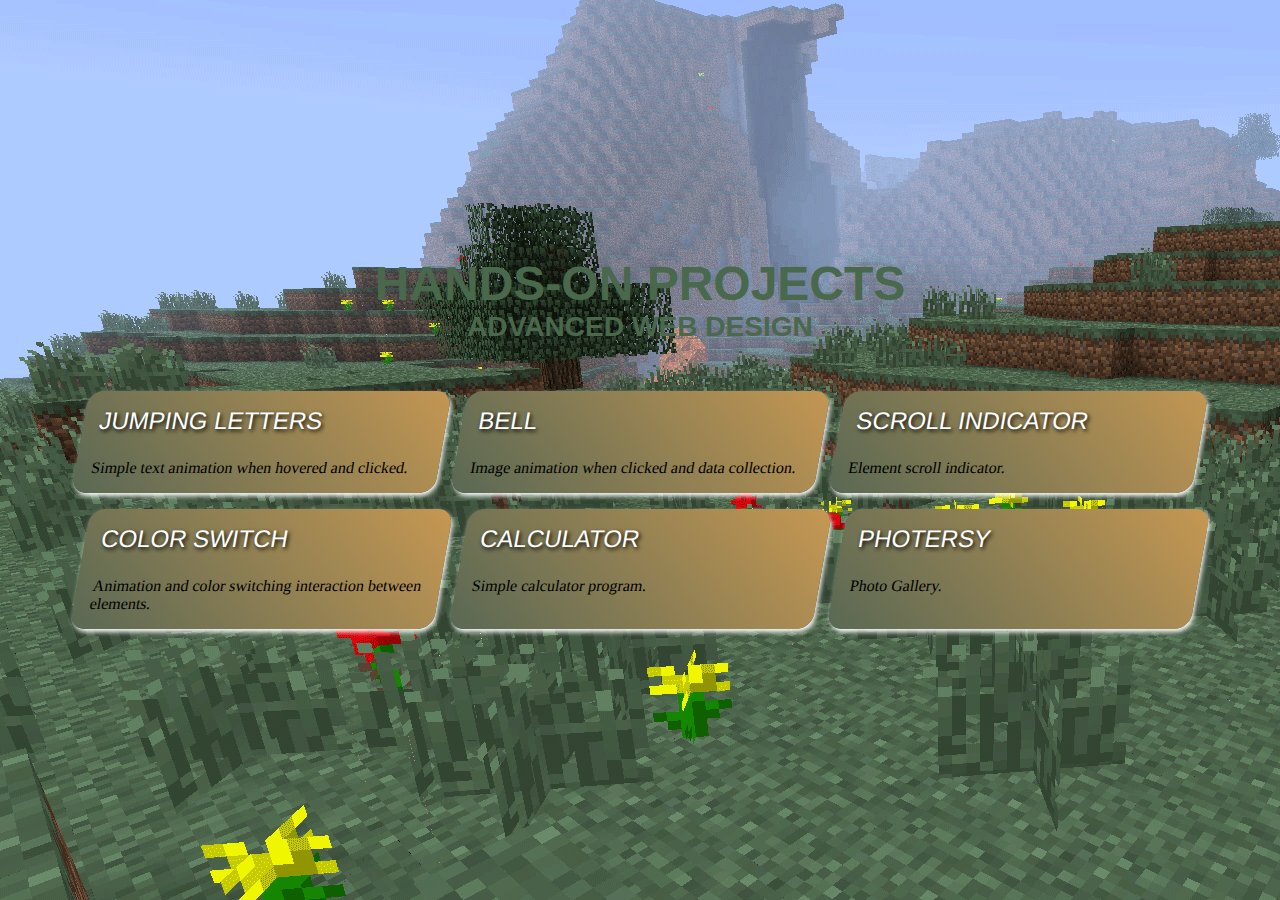
<file: index.html>
<!DOCTYPE html>
<html lang="en">
    <head>
        <meta charset="UTF-8" />
        <meta name="viewport" content="width=device-width, initial-scale=1.0" />
        <title>20 JS Projects</title>
        <link rel="stylesheet" href="./ASSETS/STYLE/styles.css" />
    </head>
    <body>
        
        <div class="container">
            <div class="title">
                <h1>HANDS-ON PROJECTS</h1>
                <h3>ADVANCED WEB DESIGN</h3>
            </div>
            <div class="cardHolder" id="_cardHolder">

            </div>
        </div>
        <script src="./ASSETS/JS/script.js"></script>
    </body>
</html>
</file>
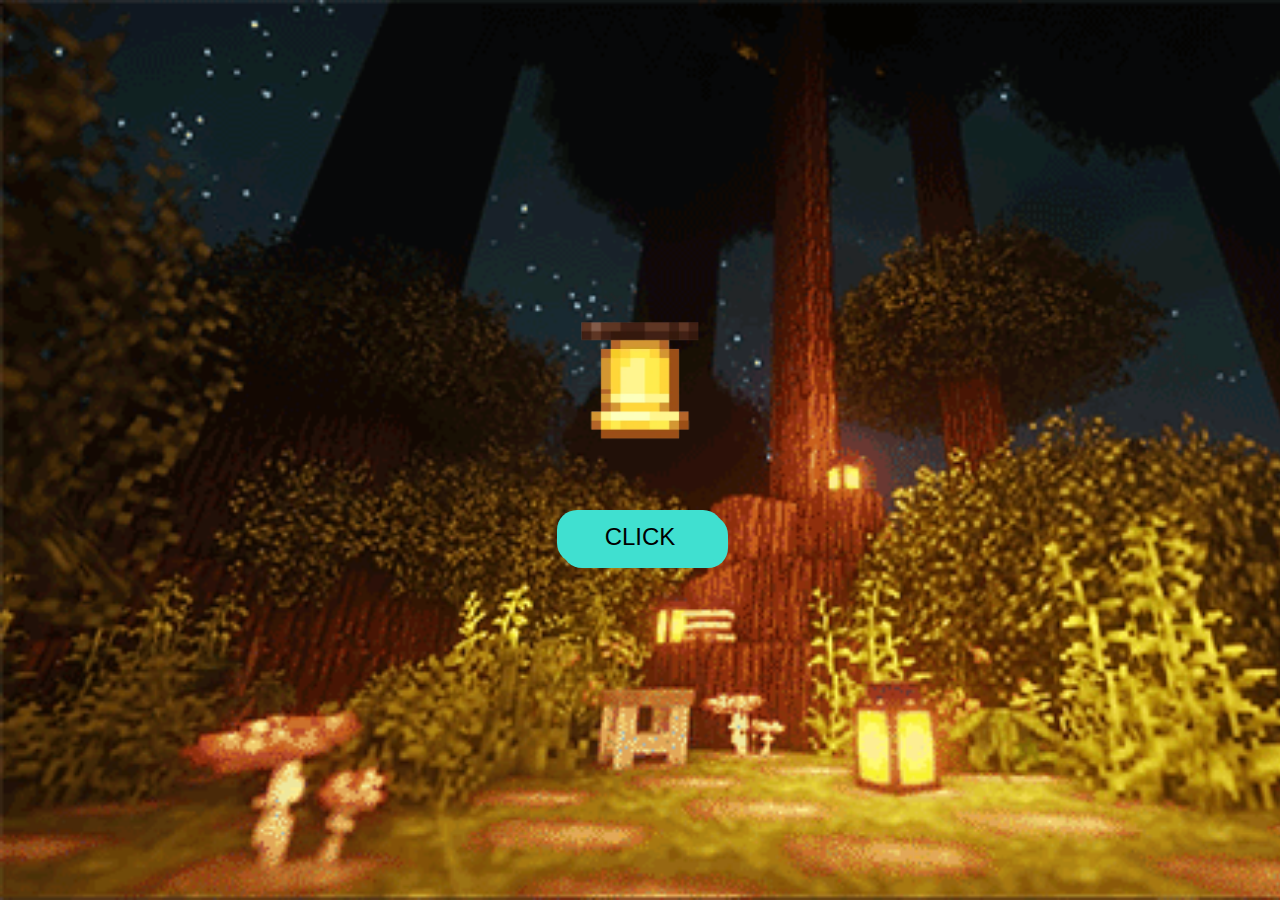
<file: BELL/index.html>
<!DOCTYPE html>
<html lang="en">
<head>
    <meta charset="UTF-8">
    <meta name="viewport" content="width=device-width, initial-scale=1.0">
    <title>Document</title>
    <link rel="stylesheet" href="./ASSETS/STYLES/styles.css">
    <link rel="stylesheet" href="https://cdnjs.cloudflare.com/ajax/libs/font-awesome/6.5.1/css/all.min.css" integrity="sha512-DTOQO9RWCH3ppGqcWaEA1BIZOC6xxalwEsw9c2QQeAIftl+Vegovlnee1c9QX4TctnWMn13TZye+giMm8e2LwA==" crossorigin="anonymous" referrerpolicy="no-referrer" />
</head>
<body>
    <div class="container" id="_container">
        <img id="_bell" src="./ASSETS/IMAGES/BELL.webp" alt="Notification Bell" style="width:120px; height:120px;">
        <div class="notification" id="_notification"></div>
        <button type="button" class="button" id="_button">CLICK</button>
    </div>
    <script src="./ASSETS/JS/script.js"></script>
</body>
</html>
</file>
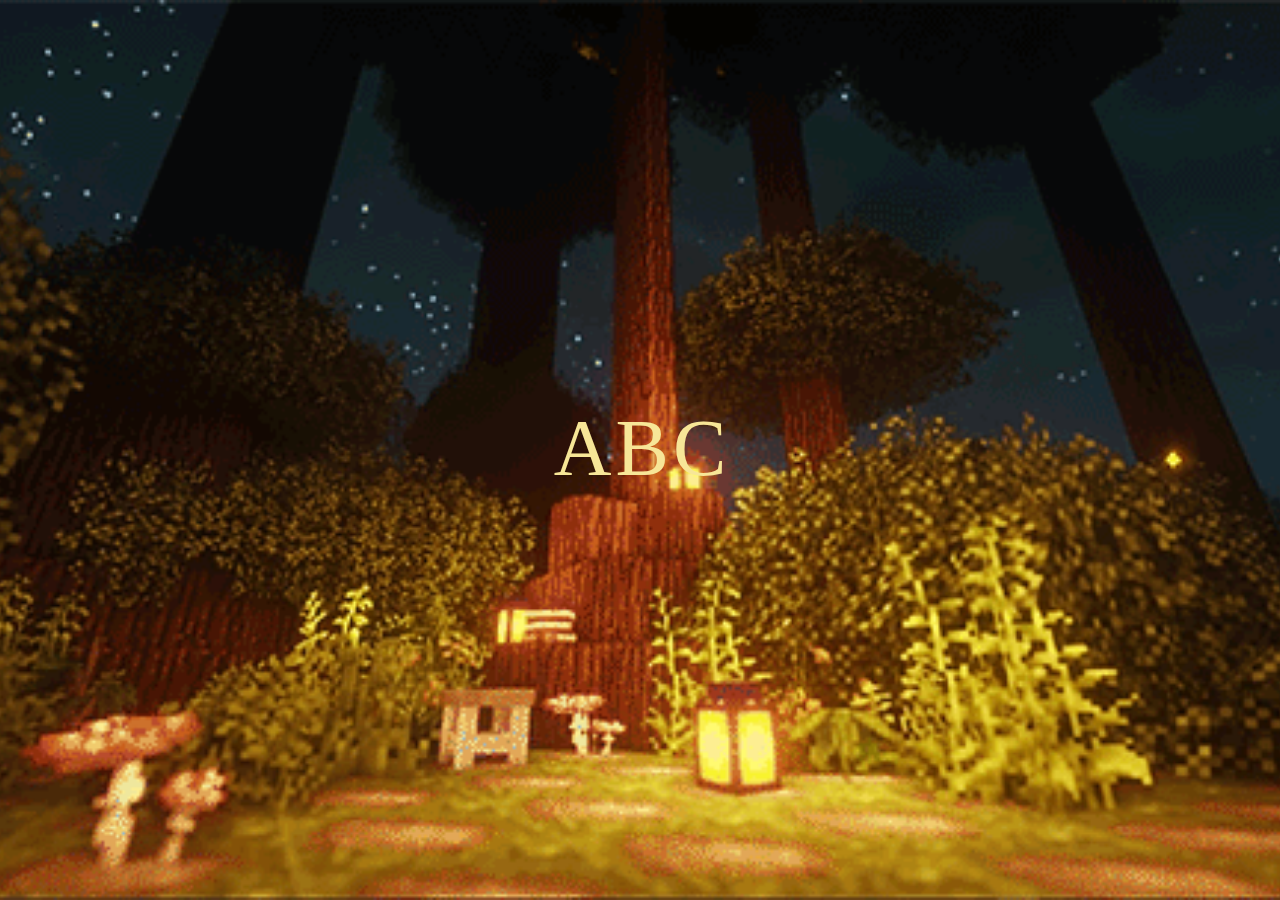
<file: JUMPING LETTERS/index.html>
<!DOCTYPE html>
<html lang="en">
<head>
    <meta charset="UTF-8">
    <meta name="viewport" content="width=device-width, initial-scale=1.0">
    <title>Document</title>
    <link  type="text/css" rel="stylesheet" href="./ASSETS/STYLES/styles.css">
</head>
<body>


    <div class="letters" id="_letters">
        <span class="letter" id="_letter">A</span>
        <span class="letter" id="_letter">B</span>
        <span class="letter" id="_letter">C</span>
    </div>
   

    <script src="./ASSETS/JS/script.js"></script>
</body>
</html>
</file>
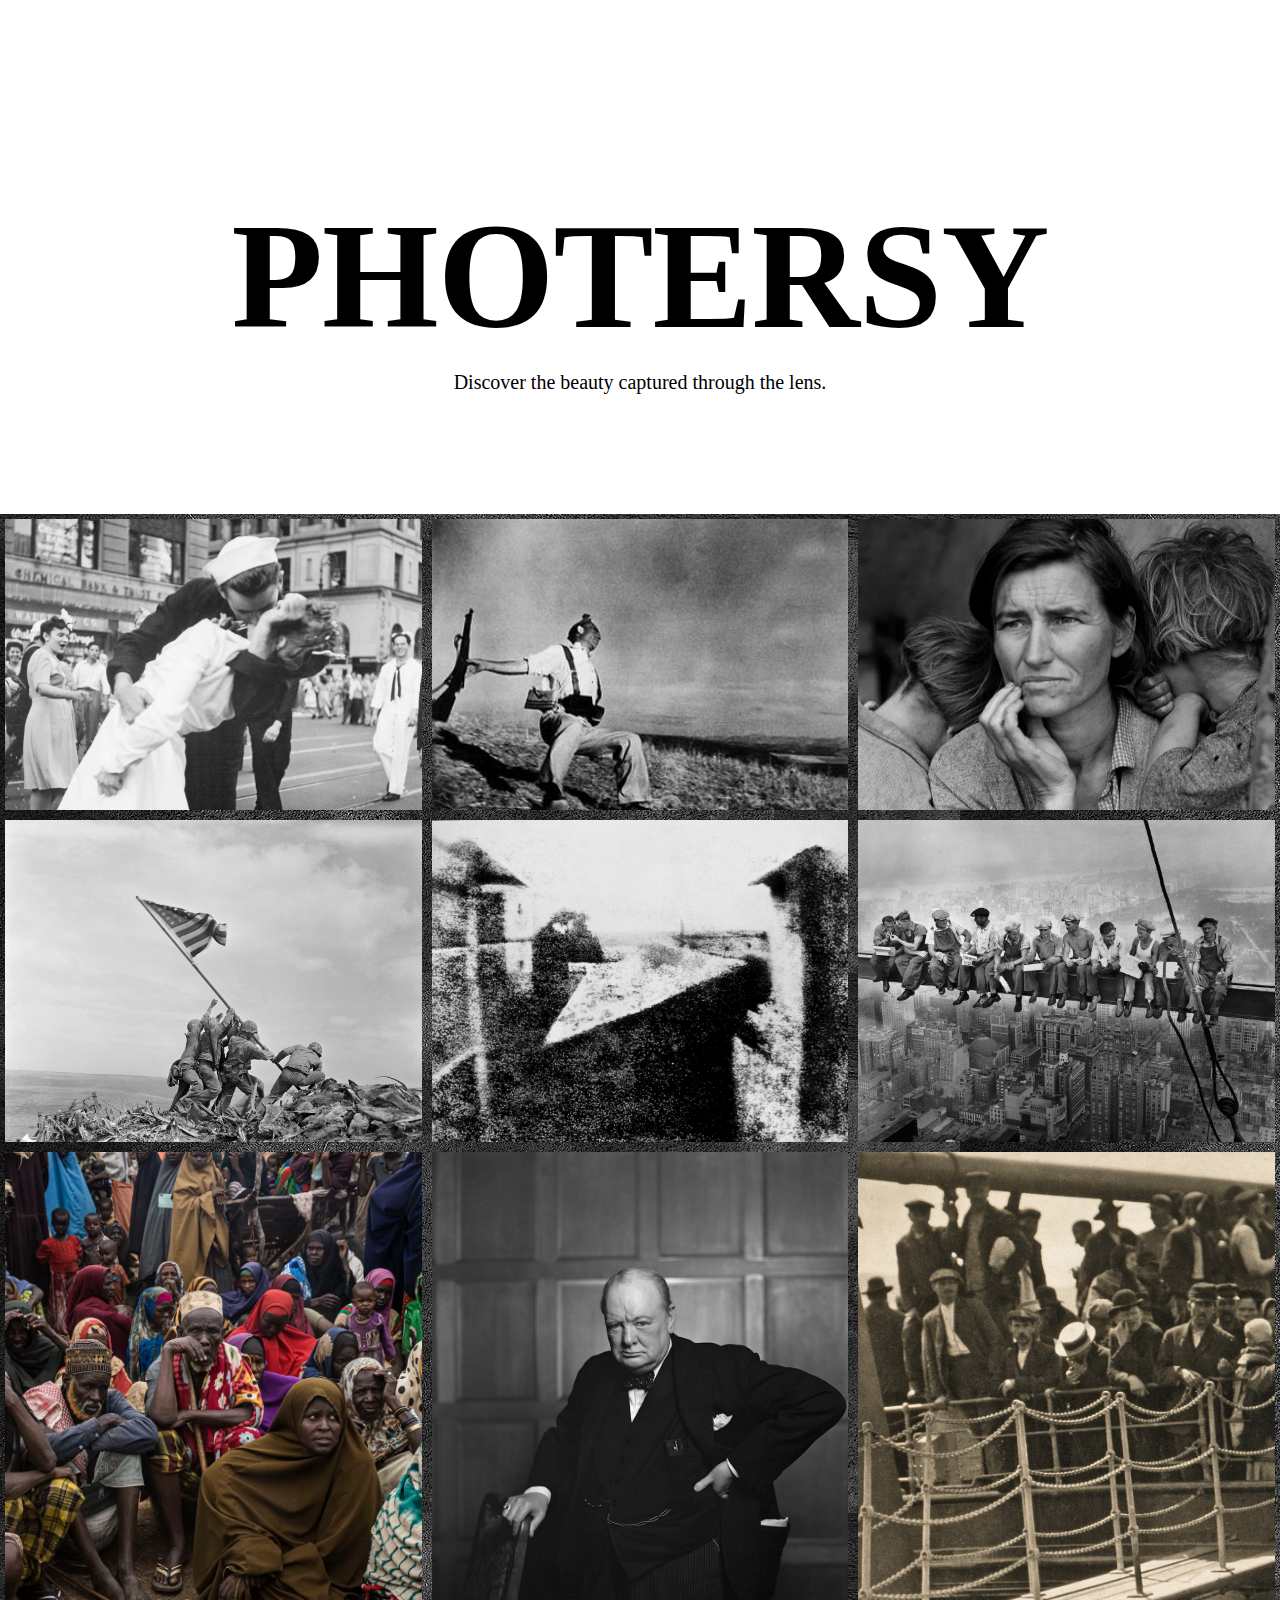
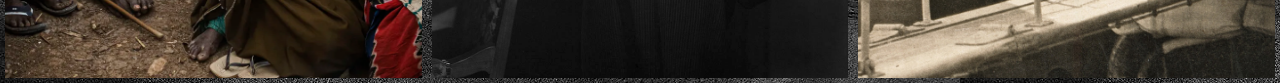
<file: PHOTERSY/index.html>
<!DOCTYPE html>
<html lang="en">
<head>
    <meta charset="UTF-8">
    <meta name="viewport" content="width=device-width, initial-scale=1.0">
    <link rel="stylesheet" href="./ASSETS/STYLES/styles.css">
    <title>Photersy</title>
</head>
<body>

    <div class="home-section">
        <h1>PHOTERSY</h1>
        <p>Discover the beauty captured through the lens.</p>
    </div>

    <div class="gallery" id="imageGallery">
        <img src="./ASSETS/IMAGES/v-j day.jpg" alt="Photo 1" onclick="showDescription('V-J Day in Times Square', 'V-J Day in Times Square is a photograph by Alfred Eisenstaedt that portrays a U.S. Navy sailor embracing and kissing a total stranger—a dental assistant—on Victory over Japan Day in New York City\'s Times Square on August 14, 1945.')">
        <img src="./ASSETS/IMAGES/fallen.jpg" alt="Photo 2" onclick="showDescription('The Falling Soldier', 'The Falling Soldier is a black and white photograph by Robert Capa, claimed to have been taken on Saturday, September 5, 1936. It was said to depict the death of a Republican Iberian Federation of Libertarian Youth soldier, during the Battle of Cerro Muriano in the Spanish Civil War.')">
        <img src="./ASSETS/IMAGES/migrant.webp" alt="Photo 6" onclick="showDescription('Migrant Mother', 'Migrant Mother is a photograph taken in 1936 in Nipomo, California by American photographer Dorothea Lange during her spell at the Resettlement Administration.')">
        <img src="./ASSETS/IMAGES/iwojima.jpg" alt="Photo 4" onclick="showDescription('Raising the Flag on Iwo Jima', 'Raising the Flag on Iwo Jima is an iconic photograph of six United States Marines raising the U.S. flag atop Mount Suribachi during the Battle of Iwo Jima in the final stages of the Pacific War.')">
        <img src="./ASSETS/IMAGES/legras.jpg" alt="Photo 5" onclick="showDescription('View from the Window at Le Gras', 'View from the Window at Le Gras is a heliographic image and the oldest surviving camera photograph. It was created by French inventor Nicéphore Niépce in 1826 in Saint-Loup-de-Varennes, France, and shows parts of the buildings and surrounding countryside of his estate, Le Gras, as seen from a high window.')">
        <img src="./ASSETS/IMAGES/lunch atop.jpg" alt="Photo 7" onclick="showDescription('Lunch atop a Skyscraper', 'Lunch atop a Skyscraper is a black-and-white photograph taken on September 20, 1932, of eleven ironworkers sitting on a steel beam 850 feet above the ground during construction of the RCA Building in Manhattan, New York City. It was arranged as a publicity stunt, part of a campaign promoting the skyscraper.')">
        <img src="./ASSETS/IMAGES/famine.webp" alt="Photo 3" onclick="showDescription('Famine in Somalia', 'A catastrophic combination of conflict, high food prices and drought has left more than 11 million people in desperate need.')">
        <img src="./ASSETS/IMAGES/roaringlion.jpg" alt="Photo 8" onclick="showDescription('The Roaring Lion', 'The Roaring Lion is a black and white photographic portrait of a 67-year-old Winston Churchill as Prime Minister of the United Kingdom. The portrait was taken in 1941 by Armenian-Canadian photographer Yousuf Karsh in the Centre Block on Parliament Hill in Ottawa, Ontario, Canada.')">
        <img src="./ASSETS/IMAGES/steerage.jpg" alt="Photo 9" onclick="showDescription('The Steerage', 'The Steerage is a black and white photograph taken by Alfred Stieglitz in 1907. It has been hailed by some critics as one of the greatest photographs of all time because it captures in a single image both a formative document of its time and one of the first works of artistic modernism.')">
    </div>

    <div id="descriptionContainer" class="description-container">
        <div id="descriptionText" class="description">
            <h2>Title</h2>
            <p>Description</p>
        </div>
        <span class="close" onclick="hideDescription()">&times;</span>
    </div>

    <script src="ASSETS/JS/script.js"></script>
</body>
</html>
</file>
<file: ASSETS/STYLE/styles.css>
* {
    box-sizing: border-box;
    margin: 0;
    padding: 0;
}

body {
    display: flex;
    align-items: center;
    justify-content: center;
    background-image: url('../IMAGES/BACKGROUND.gif');
    min-height: 100vh;
}



.container {
    display: flex;
    flex-direction: column;
    align-items: center;
    justify-content: center;
    width: 100%;
    min-height: 100vh;

    @keyframes fadeIn {
        0% {opacity: 0;}
        100% {opacity: 1;}
    }
    
    .title {
        font-family: 'Gill Sans', 'Gill Sans MT', Calibri, 'Trebuchet MS', sans-serif;
        font-size: 1.5rem;
        font-weight: 700;
        color:  #49684C;
        margin-bottom: 2rem;
        text-align: center;
        animation: fadeIn 2s ease-in-out; /* Add fade-in animation */
        transition: color 0.3s ease-in-out, transform 0.3s ease-in-out; /* Add transition for color and transform */
    }
    
    .title:hover {
        color: #A8D8A7; /* Change color on hover */
        transform: scale(1.1); /* Scale up on hover */
    }   

    .cardHolder {
        display: grid;
        justify-content: space-between;
        gap: 1rem;
        width: 90%;
        grid-template-columns: repeat(auto-fit, minmax(300px, 1fr));
        padding: 1rem;
    
        .card {
            border-radius: 15px;
            padding: 1rem;
            background: linear-gradient(
                45deg,
                #596854 0%,
                #CC9A52 42%,
                #7F803E 42%,
                #596854 45%,
                #CC9A52 45%,
                #7F803E  48%,
                #596854 48%,
                #596854 51%,
                #CC9A52 51%,
                #CC9A52 54%,
                #7F803E 54%,
                #7F803E 57%,
                #7F803E 57%,
                #7F803E 60%,
                #596854 60%,
                #596854 100%
            );
            background-size: 300%;
            box-shadow: 2px 3px 5px white;
            transition: transform 0.3s ease-in-out; /* Change transition to transform */
            transform: skew(-10deg);
    
            .cardTitle {
                color: white;
                transition: 0.3s ease-in-out;
                font-size: 1.5rem;
                font-weight: 500;
                font-family: 'Gill Sans', 'Gill Sans MT', Calibri, 'Trebuchet MS', sans-serif;
                margin-bottom: 1.5rem;
                text-shadow: 2px 2px 4px #000;
            }
    
            &:hover {
                transform: skew(-10deg) scale(1.05); /* Add scale to transform on hover */
                box-shadow: 3px 5px 5px #CC9A52;
                background-position: 100%;
    
                .cardTitle {
                    font-family: garamond;
                    color: #AD794B;
                    font-weight: 700;
                }
            }
        }
    }

@keyframes colorChange {
    0% {
        background-position: 0%;
    }
    100% {
        background-position: 100%;
    }
}}
</file>
<file: BELL/ASSETS/STYLES/styles.css>
*{  
    margin: 0;
    padding: 0;
    box-sizing: border-box;
}




body{
    background-image: url(../IMAGES/BACKGROUND.gif);
    background-size: cover; /* Add this line */
    display: flex;
    justify-content: center;
    align-items: center;
    min-height: 100vh;
}



.container {
    display: flex;
    justify-content: center;
    align-items: center;
    flex-direction: column;
}




.button {
    border: none;
    outline: none;
    background: turquoise;
    font-size: 1.5rem;
    font-family: Impact, Haettenschweiler, 'Arial Narrow Bold', sans-serif;
    margin: 1rem;
    padding: .8rem 3rem;
    box-shadow: 5px 5px 0px turquoise;
    border-radius: 20px;
    text-align: center;
    z-index: 1;
    transition: .5s;




    &.active {
        transform: translate(5%, 5%);
        box-shadow: 0px 0px 0px turquoise;
    }
}


button:hover {
    background-color: #2487c9;
}


.notification {
    width: 10px;
    display: flex;
    justify-content: center;
    align-items: center;
    height: inherit;
    position: relative;
    color: transparent;




    &::after{
        min-width: 36px;
        height: 36px;
        content: attr(data-count);
        color: white;
        display: flex;
        justify-content: center;
        align-self: center;
        align-items: center;
        background-color: #000851;
        border-radius: 50%;
        position: absolute;
        top: -125px;
        right: 15px;
        transition: 0.3s;
        opacity: 0;
        transform: scale(0.5);
    }




    &::before{
        content: '\f0f3';
        font-family: font awesome 5 free;
        display: block;
        color: transparent;
        font-size: 2rem;
        margin-bottom: 1rem;
    }




    &.count::after{
        opacity: 1;
        transform: scale(1);
    }


   
}


    @keyframes shake {
        0% {
            transform: rotate(35deg);
        }
        12.5% {
            transform: rotate(-30deg);
        }
        25% {
            transform: rotate(25deg);
        }
        37.5% {
            transform: rotate(-20deg);
        }
        50% {
            transform: rotate(15deg);
        }
        62.5% {
            transform: rotate(-10deg);
        }
        75% {
            transform: rotate(5deg);
        }
        100% {
            transform: rotate(0deg);
        }
    }


    #_bell.shake {
        animation: shake 0.5s ease-in-out;
    }
</file>
<file: JUMPING LETTERS/ASSETS/STYLES/styles.css>
* {
    box-sizing: border-box;
    margin: 0;
    padding: 0;
}

body {
    display: flex;
    justify-content: center;
    align-items: center;
    height: 100vh;
    flex-direction: column;
    background-image: url(../IMAGES/background.gif);
    background-size: cover; 
    background-repeat: no-repeat; 
    background-position: center; 
}

@import url('https://fonts.googleapis.com/css2?family=Bubblegum+Sans&display=swap');

.letters {
    perspective: 1000px;
    font-family: 'Bubblegum Sans', cursive; 
    color: #f7e697; 
}

.letter {
    overflow: hidden;
    cursor: pointer;
    display: inline-block;
    user-select: none;
    line-height: 0.8;
    font-size: 5rem;
    transition: transform 0.5s;
}

.letter:hover {
    transform: scale(1.1);
    transition: transform 0.3s;
}

.letter.active {
    animation: jump 1s cubic-bezier(0.68, -0.55, 0.27, 1.55);
    transform-origin: bottom;
}

@keyframes jump {
    0% {
        transform: scale(1) translateY(0);
    }
    50% {
        transform: scale(1.5) translateY(-20px);
    }
    100% {
        transform: scale(1) translateY(0);
    }
}
</file>
<file: PHOTERSY/ASSETS/STYLES/styles.css>
body {
    margin: 0;
    background-image: url(../IMAGES/background2.jpg);
}

.home-section {
    text-align: center;
    padding: 100px 20px; 
    background-color: #ffffff; 
    color: #fff; 
}

.home-section h1 {
    color: #000000;
    font-family: Georgia, 'Times New Roman', serif;
    font-size: 150px;
    font-weight: bold;
    letter-spacing: -1px;
    line-height: 1;
    text-align: center;
    margin-bottom: 20px;
}

.home-section p {
    font-size: 20px; 
    color: #000000; 
}

.gallery {
    display: flex;
    flex-wrap:wrap;
}

.gallery img {
    width: calc(33.33% - 10px); 
    height: auto;
    object-fit: cover;
    margin: 5px; 
    cursor: pointer;
    transition: transform 0.2s ease-in-out;
}

.gallery img:hover {
    transform: scale(1.05); 
}

.description-container {
    display: none;
    position: fixed;
    top: 0;
    left: 0;
    width: 100%;
    height: 100%;
    background-color: rgba(0, 0, 0, 0.7);
    flex-direction: column;
    justify-content: center;
    align-items: center;
    z-index: 1;
}

.description {
    background-color: #fefefe;
    padding: 20px;
    text-align: center;
}

.close {
    color: #ffffff;
    float: right;
    font-size: 40px;
    font-weight: bold;
    cursor: pointer;
}

.close:hover {
    color: black;
}
</file>
